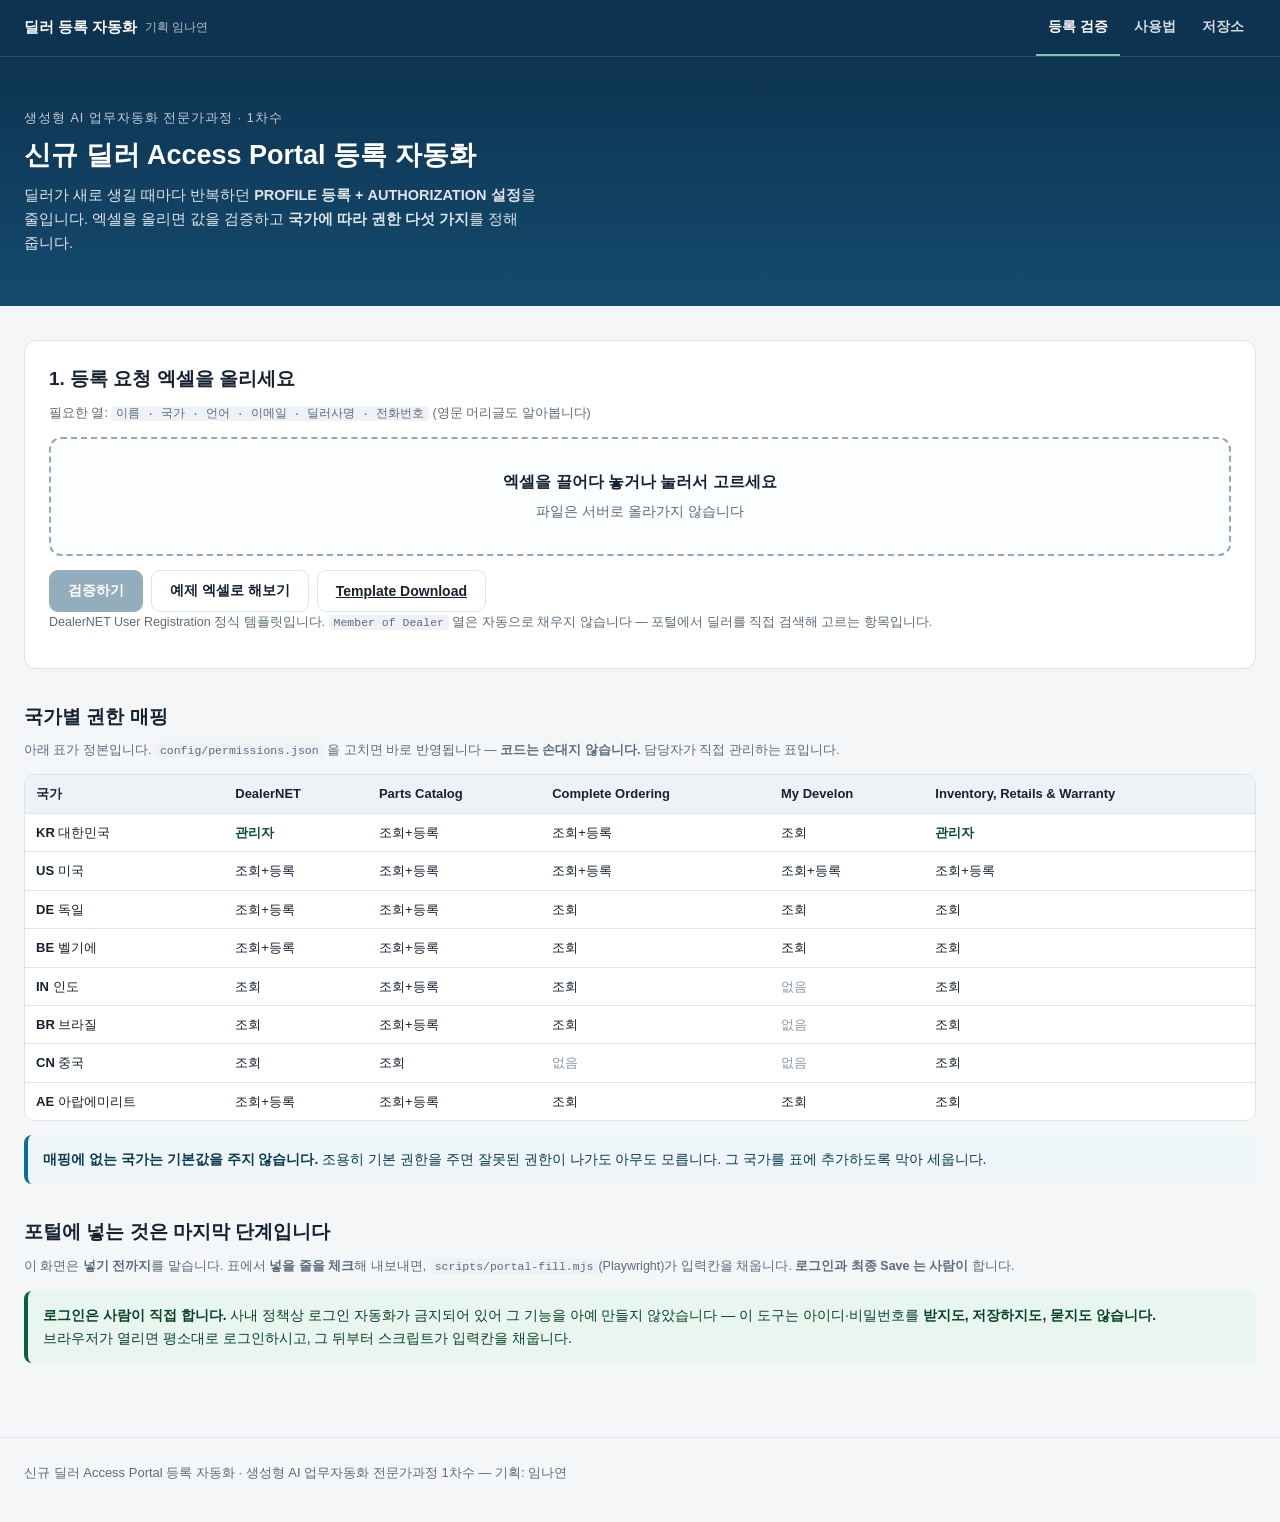
<file: index.html>
<!DOCTYPE html>
<html lang="ko">
<head>
<meta charset="UTF-8">
<meta name="viewport" content="width=device-width, initial-scale=1.0">
<title>신규 딜러 Access Portal 등록 자동화</title>
<meta name="description" content="엑셀을 올리면 딜러 프로필을 검증하고 국가별 권한을 자동으로 정합니다. 포털에 넣기 전에 사람이 확인하는 단계를 둡니다.">
<link rel="stylesheet" href="css/style.css">
<!-- === HD:META:BEGIN (자동 생성 — scripts 로 다시 굽습니다) === -->
<link rel="icon" href="favicon.svg" type="image/svg+xml">
<link rel="icon" href="favicon-32.png" sizes="32x32" type="image/png">
<link rel="apple-touch-icon" href="apple-touch-icon.png">
<link rel="canonical" href="https://aebonlee.github.io/hd-project14/">
<meta name="robots" content="index,follow">
<meta property="og:type" content="website">
<meta property="og:site_name" content="HD 생성형 AI 업무자동화 전문가과정">
<meta property="og:url" content="https://aebonlee.github.io/hd-project14/">
<meta property="og:title" content="신규 딜러 Access Portal 등록 자동화 — HD 생성형 AI 업무자동화 전문가과정">
<meta property="og:description" content="엑셀을 올리면 딜러 정보를 검증하고 국가에 따라 권한 다섯 가지를 정합니다. 최종 저장은 사람이 합니다.">
<meta property="og:image" content="https://aebonlee.github.io/hd-project14/og-index.png">
<meta property="og:image:width" content="1200">
<meta property="og:image:height" content="630">
<meta property="og:locale" content="ko_KR">
<meta name="twitter:card" content="summary_large_image">
<meta name="twitter:title" content="신규 딜러 Access Portal 등록 자동화 — HD 생성형 AI 업무자동화 전문가과정">
<meta name="twitter:description" content="엑셀을 올리면 딜러 정보를 검증하고 국가에 따라 권한 다섯 가지를 정합니다. 최종 저장은 사람이 합니다.">
<meta name="twitter:image" content="https://aebonlee.github.io/hd-project14/og-index.png">
<!-- === HD:META:END === -->
</head>
<body>

<nav class="topnav" aria-label="주요 메뉴">
  <div class="topnav-inner">
    <a class="topnav-brand" href="index.html">딜러 등록 자동화 <small>기획 임나연</small></a>
    <ul class="topnav-links">
      <li><a href="index.html" class="active" aria-current="page">등록 검증</a></li>
      <li><a href="guide.html">사용법</a></li>
      <li><a href="https://github.com/aebonlee/hd-project14" target="_new" rel="noopener noreferrer">저장소</a></li>
    </ul>
  </div>
</nav>

<header class="hero"><div class="wrap">
  <div class="eyebrow">생성형 AI 업무자동화 전문가과정 · 1차수</div>
  <h1>신규 딜러 Access Portal 등록 자동화</h1>
  <p>딜러가 새로 생길 때마다 반복하던 <b>PROFILE 등록 + AUTHORIZATION 설정</b>을 줄입니다.
     엑셀을 올리면 값을 검증하고 <b>국가에 따라 권한 다섯 가지</b>를 정해 줍니다.</p>
</div></header>

<main><div class="wrap">

<div class="card">
  <h2 style="margin-top:0">1. 등록 요청 엑셀을 올리세요</h2>
  <p class="sub">필요한 열: <code>이름 · 국가 · 언어 · 이메일 · 딜러사명 · 전화번호</code>
     (영문 머리글도 알아봅니다)</p>
  <label class="drop" id="drop">
    <input type="file" id="file" accept=".xlsx,.xls">
    <b>엑셀을 끌어다 놓거나 눌러서 고르세요</b>
    <span>파일은 서버로 올라가지 않습니다</span>
  </label>
  <ul class="filelist" id="files"></ul>
  <div class="btnrow">
    <button class="btn primary" id="run" disabled>검증하기</button>
    <button class="btn" id="sample">예제 엑셀로 해보기</button>
    <a class="btn" href="templates/DealerNET_User_Registration_template.xlsx" download>Template Download</a>
  </div>
  <p class="sub">DealerNET User Registration 정식 템플릿입니다. <code>Member of Dealer</code> 열은
     자동으로 채우지 않습니다 — 포털에서 딜러를 직접 검색해 고르는 항목입니다.</p>
</div>

<div id="out"></div>

<h2>국가별 권한 매핑</h2>
<p class="sub">아래 표가 정본입니다. <code>config/permissions.json</code> 을 고치면 바로 반영됩니다 —
   <b>코드는 손대지 않습니다.</b> 담당자가 직접 관리하는 표입니다.</p>
<div id="cfg"></div>
<div class="note">
  <b>매핑에 없는 국가는 기본값을 주지 않습니다.</b> 조용히 기본 권한을 주면
  잘못된 권한이 나가도 아무도 모릅니다. 그 국가를 표에 추가하도록 막아 세웁니다.
</div>

<h2>포털에 넣는 것은 마지막 단계입니다</h2>
<p class="sub">이 화면은 <b>넣기 전까지</b>를 맡습니다. 표에서 <b>넣을 줄을 체크</b>해 내보내면,
   <code>scripts/portal-fill.mjs</code>(Playwright)가 입력칸을 채웁니다.
   <b>로그인과 최종 Save 는 사람이</b> 합니다.</p>
<div class="ok">
  <b>로그인은 사람이 직접 합니다.</b> 사내 정책상 로그인 자동화가 금지되어 있어
  그 기능을 아예 만들지 않았습니다 — 이 도구는 아이디·비밀번호를
  <b>받지도, 저장하지도, 묻지도 않습니다.</b><br>
  브라우저가 열리면 평소대로 로그인하시고, 그 뒤부터 스크립트가 입력칸을 채웁니다.
</div>

</div></main>

<footer><div class="wrap">
  신규 딜러 Access Portal 등록 자동화 · 생성형 AI 업무자동화 전문가과정 1차수 — 기획: 임나연
</div></footer>

<script src="lib/xlsx.full.min.js"></script>
<script src="js/logic.js"></script>
<script src="js/app.js"></script>
<!-- hd-project 공지 팝업 (2026-08-29, 전 리포 공통) -->
<div id="hd-notice-overlay" style="display:none;position:fixed;inset:0;background:rgba(10,20,35,.6);z-index:99999;align-items:center;justify-content:center;padding:20px;">
  <div style="background:#fff;border-radius:14px;max-width:480px;width:100%;padding:26px 24px;box-shadow:0 12px 40px rgba(0,0,0,.28);font-family:'Pretendard','Apple SD Gothic Neo','Malgun Gothic','맑은 고딕',-apple-system,sans-serif;">
    <h2 style="margin:0 0 4px;font-size:17px;color:#0d2137;">확인해 주세요</h2>
    <p style="margin:0 0 14px;font-size:12px;color:#8a97a8;">2026-08-29 안내</p>
    <div style="font-size:14px;line-height:1.75;color:#334;word-break:keep-all;overflow-wrap:break-word;">
      <p>이 프로젝트는 GitHub에 <b>공개(Public)</b>로 올라와 있습니다. 우측 상단 <b>Fork</b> 버튼이나 <b>Code → Download ZIP</b>으로 언제든 그대로 가져가실 수 있습니다.</p>
      <p>화면의 예시 데이터는 실제 회사 자료가 아닌 가상 값입니다. 실제 데이터로 쓰실 때는 그 부분만 채워 넣으시면 됩니다.</p>
      <p><b>이번에 반영한 것</b>: Template Download 버튼과 국가→Region 자동 매핑을 추가했습니다.</p>
      <p><b>만들지 않은 것</b>: access.hd-ce.com 실사이트 연동은 저희가 만들 수 있는 범위 밖이라 넣지 않았습니다.</p>
    </div>
    <div style="margin-top:20px;text-align:right;">
      <button id="hd-notice-close" style="background:#0d2137;color:#fff;border:none;border-radius:8px;padding:10px 20px;font-size:13px;font-weight:700;cursor:pointer;">확인했습니다</button>
    </div>
  </div>
</div>
<script>
(function(){
  try {
    var KEY = 'hd_notice_20260829_dismissed';
    if (localStorage.getItem(KEY) === '1' || navigator.webdriver) return;
    var overlay = document.getElementById('hd-notice-overlay');
    if (!overlay) return;
    overlay.style.display = 'flex';
    function close(){ overlay.style.display='none'; try{localStorage.setItem(KEY,'1');}catch(e){} }
    document.getElementById('hd-notice-close').addEventListener('click', close);
    overlay.addEventListener('click', function(e){ if(e.target===overlay) close(); });
    document.addEventListener('keydown', function(e){ if(e.key==='Escape') close(); });
  } catch(e) {}
})();
</script>

</body>
</html>
</file>
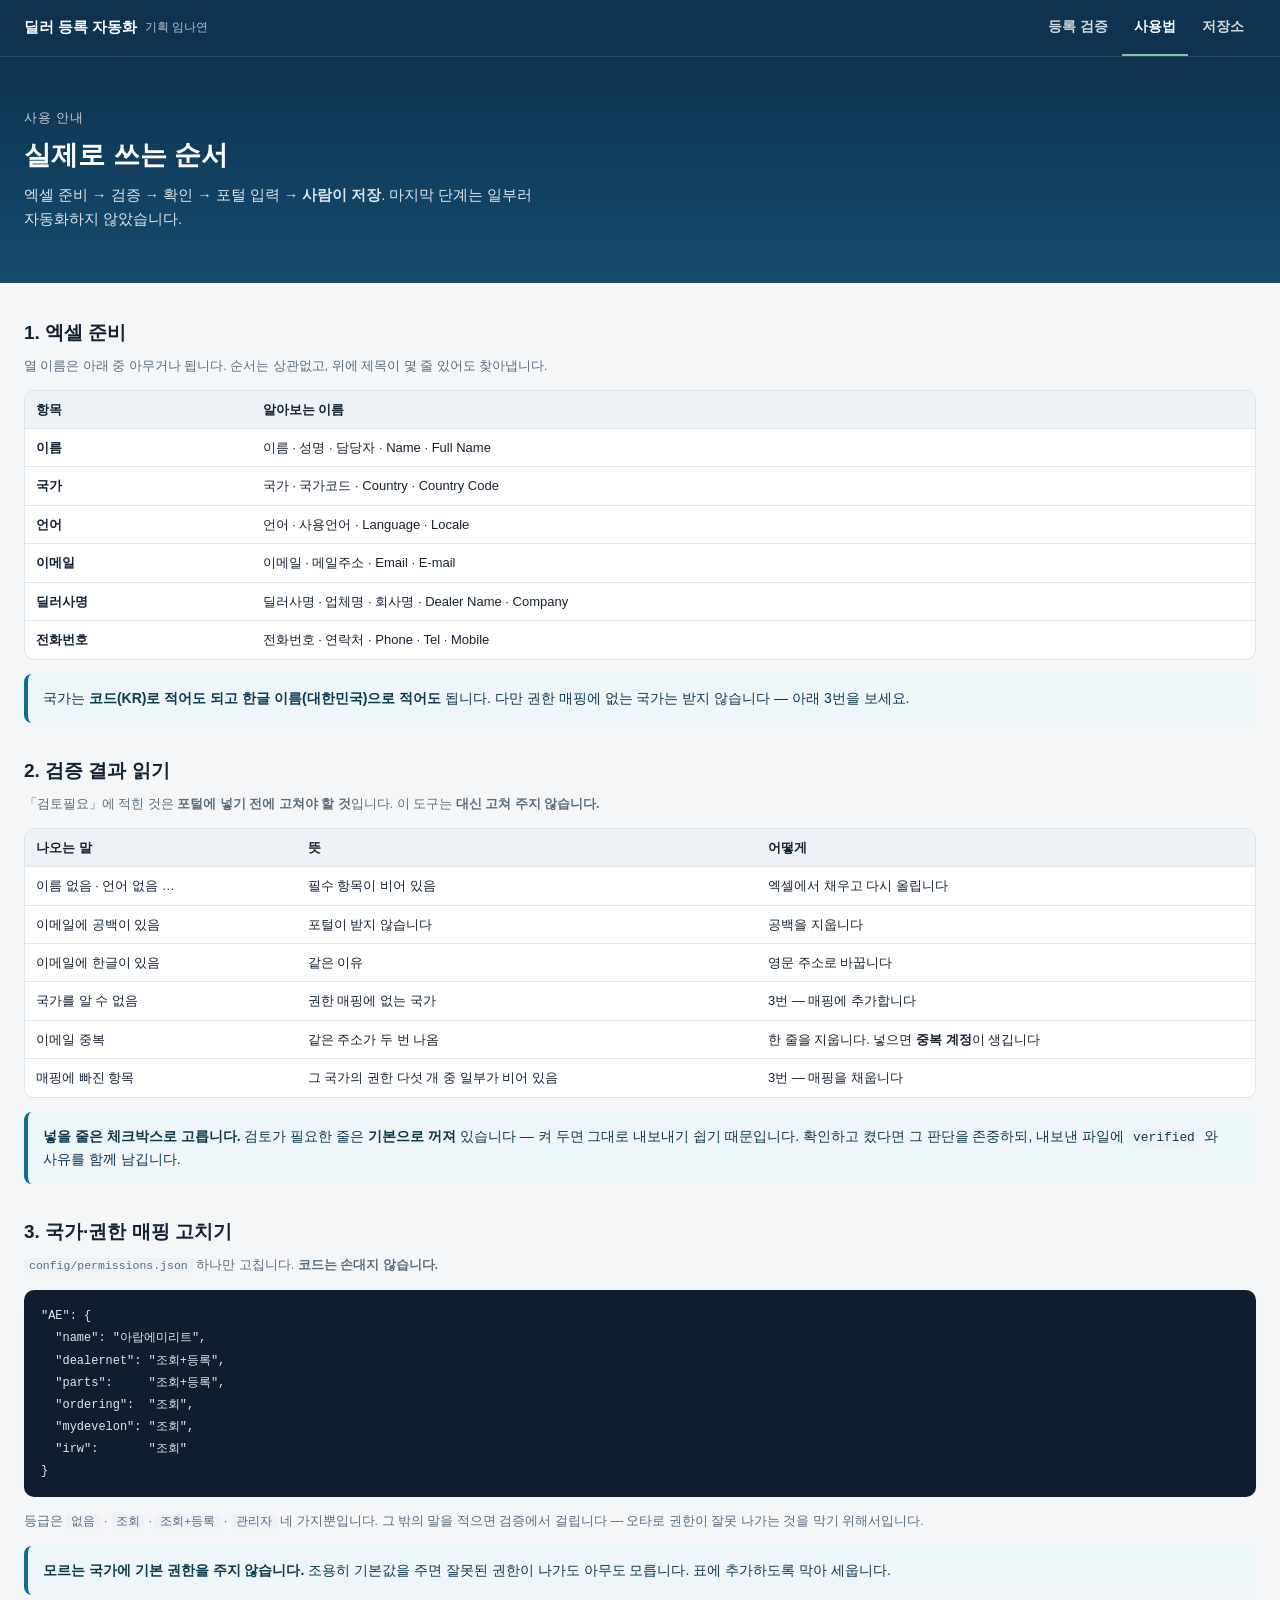
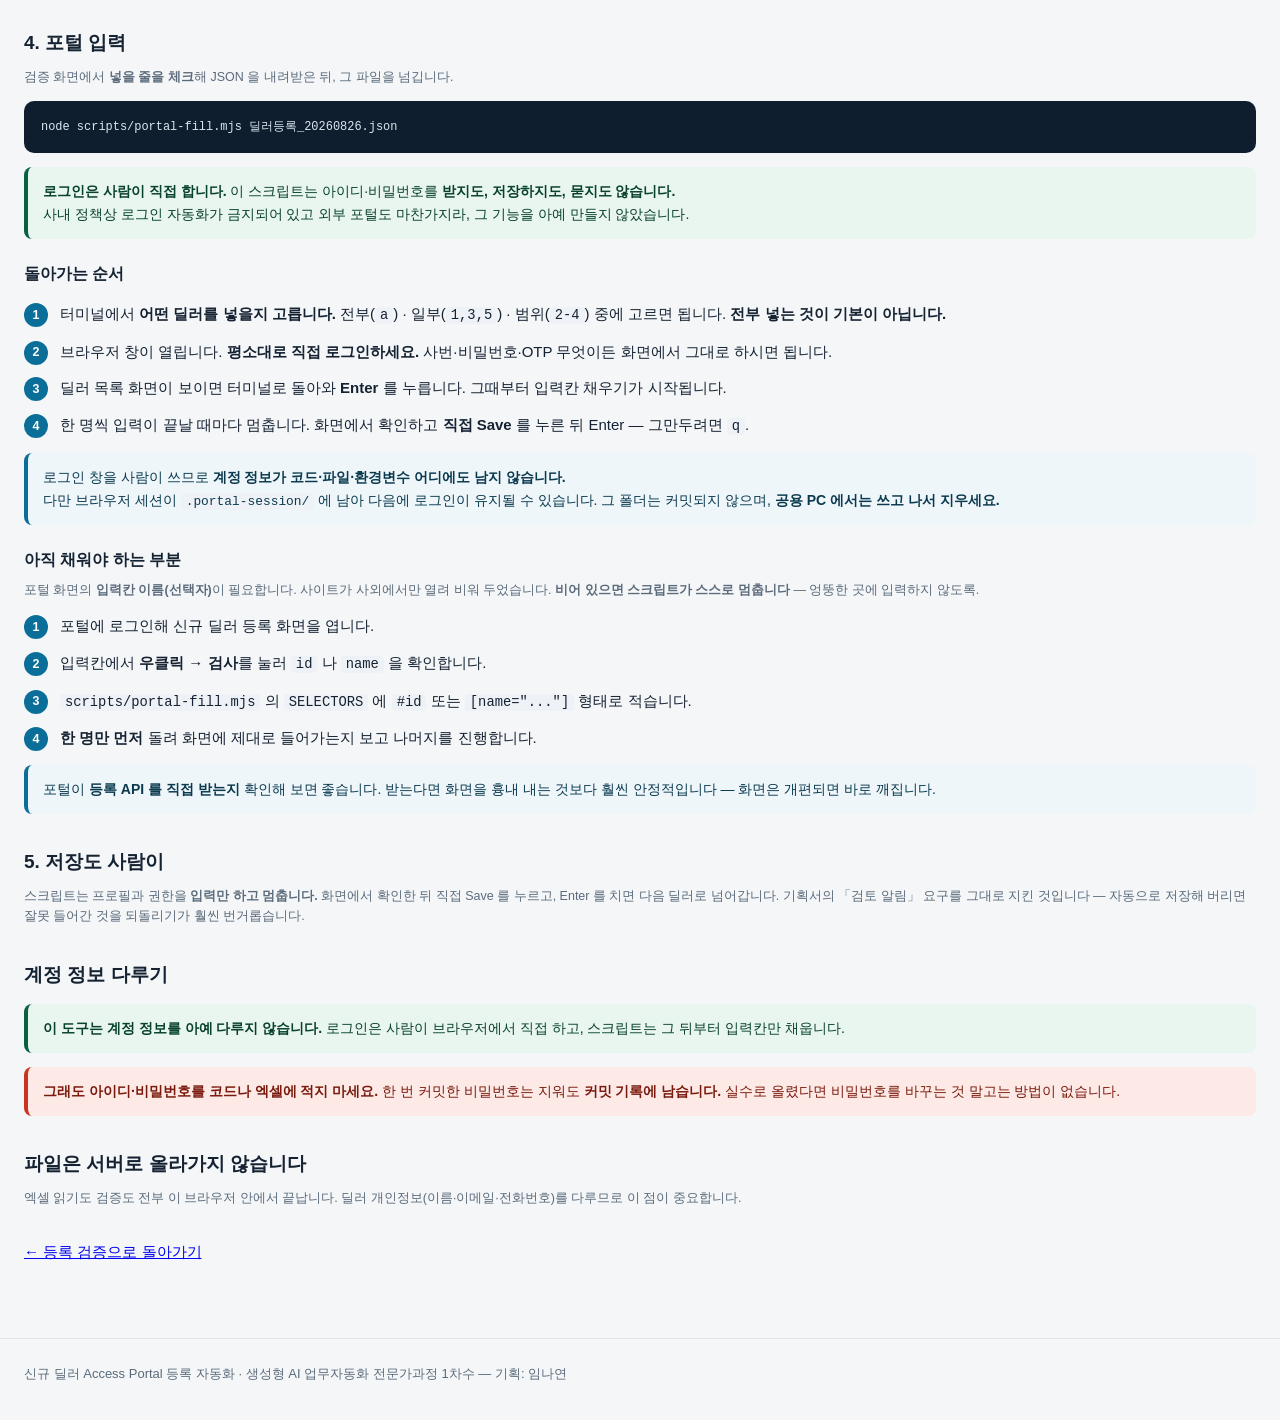
<file: guide.html>
<!DOCTYPE html>
<html lang="ko">
<head>
<meta charset="UTF-8">
<meta name="viewport" content="width=device-width, initial-scale=1.0">
<title>사용법 — 신규 딜러 Access Portal 등록 자동화</title>
<meta name="description" content="엑셀 준비부터 포털 자동 입력까지, 실제로 쓰는 순서대로 정리했습니다.">
<link rel="stylesheet" href="css/style.css">
<!-- === HD:META:BEGIN (자동 생성 — scripts 로 다시 굽습니다) === -->
<link rel="icon" href="favicon.svg" type="image/svg+xml">
<link rel="icon" href="favicon-32.png" sizes="32x32" type="image/png">
<link rel="apple-touch-icon" href="apple-touch-icon.png">
<link rel="canonical" href="https://aebonlee.github.io/hd-project14/guide.html">
<meta name="robots" content="index,follow">
<meta property="og:type" content="website">
<meta property="og:site_name" content="HD 생성형 AI 업무자동화 전문가과정">
<meta property="og:url" content="https://aebonlee.github.io/hd-project14/guide.html">
<meta property="og:title" content="딜러 등록 자동화 — 사용법 — HD 생성형 AI 업무자동화 전문가과정">
<meta property="og:description" content="엑셀 준비부터 포털 자동 입력까지, 실제로 쓰는 순서대로. 계정 정보를 다루는 법도 함께.">
<meta property="og:image" content="https://aebonlee.github.io/hd-project14/og-guide.png">
<meta property="og:image:width" content="1200">
<meta property="og:image:height" content="630">
<meta property="og:locale" content="ko_KR">
<meta name="twitter:card" content="summary_large_image">
<meta name="twitter:title" content="딜러 등록 자동화 — 사용법 — HD 생성형 AI 업무자동화 전문가과정">
<meta name="twitter:description" content="엑셀 준비부터 포털 자동 입력까지, 실제로 쓰는 순서대로. 계정 정보를 다루는 법도 함께.">
<meta name="twitter:image" content="https://aebonlee.github.io/hd-project14/og-guide.png">
<!-- === HD:META:END === -->
</head>
<body>

<nav class="topnav" aria-label="주요 메뉴">
  <div class="topnav-inner">
    <a class="topnav-brand" href="index.html">딜러 등록 자동화 <small>기획 임나연</small></a>
    <ul class="topnav-links">
      <li><a href="index.html">등록 검증</a></li>
      <li><a href="guide.html" class="active" aria-current="page">사용법</a></li>
      <li><a href="https://github.com/aebonlee/hd-project14" target="_new" rel="noopener noreferrer">저장소</a></li>
    </ul>
  </div>
</nav>

<header class="hero"><div class="wrap">
  <div class="eyebrow">사용 안내</div>
  <h1>실제로 쓰는 순서</h1>
  <p>엑셀 준비 → 검증 → 확인 → 포털 입력 → <b>사람이 저장</b>.
     마지막 단계는 일부러 자동화하지 않았습니다.</p>
</div></header>

<main><div class="wrap">

<h2>1. 엑셀 준비</h2>
<p class="sub">열 이름은 아래 중 아무거나 됩니다. 순서는 상관없고, 위에 제목이 몇 줄 있어도 찾아냅니다.</p>
<div class="tablewrap"><table>
  <thead><tr><th>항목</th><th>알아보는 이름</th></tr></thead>
  <tbody>
    <tr><td><b>이름</b></td><td>이름 · 성명 · 담당자 · Name · Full Name</td></tr>
    <tr><td><b>국가</b></td><td>국가 · 국가코드 · Country · Country Code</td></tr>
    <tr><td><b>언어</b></td><td>언어 · 사용언어 · Language · Locale</td></tr>
    <tr><td><b>이메일</b></td><td>이메일 · 메일주소 · Email · E-mail</td></tr>
    <tr><td><b>딜러사명</b></td><td>딜러사명 · 업체명 · 회사명 · Dealer Name · Company</td></tr>
    <tr><td><b>전화번호</b></td><td>전화번호 · 연락처 · Phone · Tel · Mobile</td></tr>
  </tbody>
</table></div>
<div class="note">
  국가는 <b>코드(KR)로 적어도 되고 한글 이름(대한민국)으로 적어도</b> 됩니다.
  다만 권한 매핑에 없는 국가는 받지 않습니다 — 아래 3번을 보세요.
</div>

<h2>2. 검증 결과 읽기</h2>
<p class="sub">「검토필요」에 적힌 것은 <b>포털에 넣기 전에 고쳐야 할 것</b>입니다.
   이 도구는 <b>대신 고쳐 주지 않습니다.</b></p>
<div class="tablewrap"><table>
  <thead><tr><th>나오는 말</th><th>뜻</th><th>어떻게</th></tr></thead>
  <tbody>
    <tr><td>이름 없음 · 언어 없음 …</td><td>필수 항목이 비어 있음</td><td>엑셀에서 채우고 다시 올립니다</td></tr>
    <tr><td>이메일에 공백이 있음</td><td>포털이 받지 않습니다</td><td>공백을 지웁니다</td></tr>
    <tr><td>이메일에 한글이 있음</td><td>같은 이유</td><td>영문 주소로 바꿉니다</td></tr>
    <tr><td>국가를 알 수 없음</td><td>권한 매핑에 없는 국가</td><td>3번 — 매핑에 추가합니다</td></tr>
    <tr><td>이메일 중복</td><td>같은 주소가 두 번 나옴</td><td>한 줄을 지웁니다. 넣으면 <b>중복 계정</b>이 생깁니다</td></tr>
    <tr><td>매핑에 빠진 항목</td><td>그 국가의 권한 다섯 개 중 일부가 비어 있음</td><td>3번 — 매핑을 채웁니다</td></tr>
  </tbody>
</table></div>

<div class="note">
  <b>넣을 줄은 체크박스로 고릅니다.</b> 검토가 필요한 줄은 <b>기본으로 꺼져</b> 있습니다 —
  켜 두면 그대로 내보내기 쉽기 때문입니다.
  확인하고 켰다면 그 판단을 존중하되, 내보낸 파일에 <code>verified</code> 와 사유를 함께 남깁니다.
</div>

<h2>3. 국가·권한 매핑 고치기</h2>
<p class="sub"><code>config/permissions.json</code> 하나만 고칩니다. <b>코드는 손대지 않습니다.</b></p>
<pre><code>"AE": {
  "name": "아랍에미리트",
  "dealernet": "조회+등록",
  "parts":     "조회+등록",
  "ordering":  "조회",
  "mydevelon": "조회",
  "irw":       "조회"
}</code></pre>
<p class="sub">등급은 <code>없음</code> · <code>조회</code> · <code>조회+등록</code> · <code>관리자</code> 네 가지뿐입니다.
   그 밖의 말을 적으면 검증에서 걸립니다 — 오타로 권한이 잘못 나가는 것을 막기 위해서입니다.</p>
<div class="note">
  <b>모르는 국가에 기본 권한을 주지 않습니다.</b> 조용히 기본값을 주면
  잘못된 권한이 나가도 아무도 모릅니다. 표에 추가하도록 막아 세웁니다.
</div>

<h2>4. 포털 입력</h2>
<p class="sub">검증 화면에서 <b>넣을 줄을 체크</b>해 JSON 을 내려받은 뒤, 그 파일을 넘깁니다.</p>
<pre><code>node scripts/portal-fill.mjs 딜러등록_20260826.json</code></pre>

<div class="ok">
  <b>로그인은 사람이 직접 합니다.</b> 이 스크립트는 아이디·비밀번호를
  <b>받지도, 저장하지도, 묻지도 않습니다.</b><br>
  사내 정책상 로그인 자동화가 금지되어 있고 외부 포털도 마찬가지라, 그 기능을 아예 만들지 않았습니다.
</div>

<h3>돌아가는 순서</h3>
<ol class="steps">
  <li>터미널에서 <b>어떤 딜러를 넣을지 고릅니다.</b>
      전부(<code>a</code>) · 일부(<code>1,3,5</code>) · 범위(<code>2-4</code>) 중에 고르면 됩니다.
      <b>전부 넣는 것이 기본이 아닙니다.</b></li>
  <li>브라우저 창이 열립니다. <b>평소대로 직접 로그인하세요.</b>
      사번·비밀번호·OTP 무엇이든 화면에서 그대로 하시면 됩니다.</li>
  <li>딜러 목록 화면이 보이면 터미널로 돌아와 <b>Enter</b> 를 누릅니다.
      그때부터 입력칸 채우기가 시작됩니다.</li>
  <li>한 명씩 입력이 끝날 때마다 멈춥니다.
      화면에서 확인하고 <b>직접 Save</b> 를 누른 뒤 Enter — 그만두려면 <code>q</code>.</li>
</ol>

<div class="note">
  로그인 창을 사람이 쓰므로 <b>계정 정보가 코드·파일·환경변수 어디에도 남지 않습니다.</b><br>
  다만 브라우저 세션이 <code>.portal-session/</code> 에 남아 다음에 로그인이 유지될 수 있습니다.
  그 폴더는 커밋되지 않으며, <b>공용 PC 에서는 쓰고 나서 지우세요.</b>
</div>

<h3>아직 채워야 하는 부분</h3>
<p class="sub">포털 화면의 <b>입력칸 이름(선택자)</b>이 필요합니다. 사이트가 사외에서만 열려 비워 두었습니다.
   <b>비어 있으면 스크립트가 스스로 멈춥니다</b> — 엉뚱한 곳에 입력하지 않도록.</p>
<ol class="steps">
  <li>포털에 로그인해 신규 딜러 등록 화면을 엽니다.</li>
  <li>입력칸에서 <b>우클릭 → 검사</b>를 눌러 <code>id</code> 나 <code>name</code> 을 확인합니다.</li>
  <li><code>scripts/portal-fill.mjs</code> 의 <code>SELECTORS</code> 에
      <code>#id</code> 또는 <code>[name="..."]</code> 형태로 적습니다.</li>
  <li><b>한 명만 먼저</b> 돌려 화면에 제대로 들어가는지 보고 나머지를 진행합니다.</li>
</ol>
<div class="note">
  포털이 <b>등록 API 를 직접 받는지</b> 확인해 보면 좋습니다. 받는다면 화면을 흉내 내는 것보다
  훨씬 안정적입니다 — 화면은 개편되면 바로 깨집니다.
</div>

<h2>5. 저장도 사람이</h2>
<p class="sub">스크립트는 프로필과 권한을 <b>입력만 하고 멈춥니다.</b>
   화면에서 확인한 뒤 직접 Save 를 누르고, Enter 를 치면 다음 딜러로 넘어갑니다.
   기획서의 「검토 알림」 요구를 그대로 지킨 것입니다 —
   자동으로 저장해 버리면 잘못 들어간 것을 되돌리기가 훨씬 번거롭습니다.</p>

<h2>계정 정보 다루기</h2>
<div class="ok">
  <b>이 도구는 계정 정보를 아예 다루지 않습니다.</b>
  로그인은 사람이 브라우저에서 직접 하고, 스크립트는 그 뒤부터 입력칸만 채웁니다.
</div>
<div class="warn">
  <b>그래도 아이디·비밀번호를 코드나 엑셀에 적지 마세요.</b>
  한 번 커밋한 비밀번호는 지워도 <b>커밋 기록에 남습니다.</b>
  실수로 올렸다면 비밀번호를 바꾸는 것 말고는 방법이 없습니다.
</div>

<h2>파일은 서버로 올라가지 않습니다</h2>
<p class="sub">엑셀 읽기도 검증도 전부 이 브라우저 안에서 끝납니다.
   딜러 개인정보(이름·이메일·전화번호)를 다루므로 이 점이 중요합니다.</p>

<p style="margin-top:32px"><a href="index.html">← 등록 검증으로 돌아가기</a></p>

</div></main>

<footer><div class="wrap">
  신규 딜러 Access Portal 등록 자동화 · 생성형 AI 업무자동화 전문가과정 1차수 — 기획: 임나연
</div></footer>
</body>
</html>
</file>
<file: css/style.css>
:root{
  --bg:#f4f6f8; --card:#fff; --ink:#152232; --sub:#5b6b7b; --line:#dde4ea;
  --brand:#154b6e; --brand-deep:#0d3350; --accent:#0b6e99;
  --ok:#0a6045; --warn:#7a4f00; --danger:#c8341f;
  --wrap:1320px; --pad:24px;
}
@media (max-width:640px){ :root{ --pad:16px; } }
*{box-sizing:border-box; margin:0; padding:0;}
html,body{background:var(--bg); color:var(--ink);
  font-family:"Pretendard","Apple SD Gothic Neo","Malgun Gothic",sans-serif;}
body{font-size:15px; line-height:1.65; word-break:keep-all; overflow-wrap:break-word;}

/* 상단 바는 고정 — 표를 아래로 훑는 동안에도 조작부가 보여야 한다.
   sticky 가 아니라 fixed 다: 조상에 overflow 가 걸리면 sticky 는 조용히 죽는다. */
.topnav{position:fixed; top:0; left:0; right:0; z-index:40;
  background:var(--brand-deep); border-bottom:1px solid rgba(255,255,255,.12);}
.topnav-inner{display:flex; align-items:center; justify-content:space-between;
  gap:20px; max-width:var(--wrap); margin:0 auto; padding:0 var(--pad); min-height:56px;}
.topnav-brand{display:flex; align-items:center; min-height:56px; color:#fff;
  font-weight:750; font-size:14.5px; text-decoration:none; white-space:nowrap;}
.topnav-brand small{font-weight:400; opacity:.7; font-size:12px; margin-left:8px;}
.topnav-links{display:flex; align-items:center; gap:2px; list-style:none; margin:0; padding:0;
  overflow-x:auto; scrollbar-width:none;}
.topnav-links::-webkit-scrollbar{display:none;}
.topnav-links a{display:flex; align-items:center; min-height:56px; padding:0 12px;
  color:rgba(255,255,255,.82); text-decoration:none; font-size:13.5px; font-weight:600;
  white-space:nowrap; border-bottom:2px solid transparent;}
.topnav-links a:hover{color:#fff;}
.topnav-links a.active{color:#fff; border-bottom-color:#7ec8a0;}
@media (max-width:860px){
  .topnav-inner{gap:10px; padding:0 14px; min-height:52px;}
  .topnav-brand{min-height:52px; font-size:13.5px;} .topnav-brand small{display:none;}
  .topnav-links a{min-height:52px; padding:0 9px; font-size:13px;}
}

.hero{background:linear-gradient(180deg,var(--brand-deep),var(--brand)); color:#fff;
  padding:52px 0 38px; margin-top:56px;}
@media (max-width:860px){ .hero{margin-top:52px; padding:38px 0 28px;} }
.hero .eyebrow{font-size:12.5px; letter-spacing:.08em; opacity:.75; margin-bottom:9px;}
.hero h1{font-size:27px; line-height:1.3; font-weight:750; margin-bottom:11px;}
.hero p{max-width:66ch; color:rgba(255,255,255,.86); font-size:14.5px;}
main{padding:34px 0 60px;}
.wrap{max-width:var(--wrap); margin:0 auto; padding:0 var(--pad);}

h2{font-size:19px; font-weight:700; margin:32px 0 8px;}
main > .wrap > :first-child{margin-top:0;}
p{margin:0 0 13px;} .sub{color:var(--sub); font-size:14px;}
code{font-family:ui-monospace,SFMono-Regular,Menlo,monospace; font-size:.92em;
  background:#eef2f6; border-radius:4px; padding:1px 5px;}

.card{background:var(--card); border:1px solid var(--line); border-radius:12px;
  padding:22px 24px; margin-bottom:18px;}
.drop{display:block; border:2px dashed #93a7bd; border-radius:12px; background:#fbfdff;
  padding:30px 20px; text-align:center; cursor:pointer; transition:border-color .15s,background .15s;}
.drop:hover,.drop.over{border-color:var(--accent); background:#f0f8fc;}
.drop b{display:block; font-size:15.5px; margin-bottom:5px;}
.drop span{color:var(--sub); font-size:13.5px;}
input[type=file]{display:none;}

.btn{display:inline-flex; align-items:center; justify-content:center; gap:6px;
  min-height:42px; padding:0 18px; border-radius:9px; border:1px solid var(--line);
  background:#fff; color:var(--ink); font-size:14px; font-weight:650; cursor:pointer;}
.btn:hover{border-color:#9fb2c4;}
.btn.primary{background:var(--brand); border-color:var(--brand); color:#fff;}
.btn.primary:hover{background:var(--brand-deep);}
.btn.green{background:var(--ok); border-color:var(--ok); color:#fff;}
.btn:disabled{opacity:.45; cursor:not-allowed;}
.btnrow{display:flex; flex-wrap:wrap; gap:8px; margin-top:14px;}

.note{border-left:4px solid var(--accent); background:#eef6fa; color:#0b3a4f;
  padding:13px 15px; border-radius:8px; font-size:14px; margin:14px 0;}
.warn{border-left:4px solid var(--danger); background:#fdeae7; color:#7a1a0c;
  padding:13px 15px; border-radius:8px; font-size:14px; margin:14px 0;}
.ok{border-left:4px solid var(--ok); background:#e9f6f0; color:#08422a;
  padding:13px 15px; border-radius:8px; font-size:14px; margin:14px 0;}

.tablewrap{overflow-x:auto; border:1px solid var(--line); border-radius:10px; background:#fff; max-height:70vh;}
table{border-collapse:collapse; width:100%; font-size:13px;}
th,td{border-bottom:1px solid var(--line); padding:8px 11px; text-align:left; white-space:nowrap;}
th{background:#eef2f6; font-weight:700; position:sticky; top:0; z-index:1;}
tr:last-child td{border-bottom:0;}
td.num{text-align:right; font-variant-numeric:tabular-nums;}
td.mono{font-family:ui-monospace,SFMono-Regular,Menlo,monospace;}
tr.flag td{background:#fdf3f1;}
/* 계산으로 채운 값은 문서에 적혀 있던 값과 **신뢰도가 다르다.**
   같은 모양으로 두면 사람이 구분하지 못한 채 그대로 믿게 된다. */
td .calc{display:inline-block; margin-left:5px; font-size:10.5px; font-weight:700;
  color:#0b3a4f; background:#dceaf3; border-radius:4px; padding:1px 5px; vertical-align:middle;}
.rev{color:var(--danger); font-weight:650; white-space:normal; min-width:240px;}

.filelist{margin:13px 0 0; padding:0; list-style:none; font-size:13.5px;}
.filelist li{padding:6px 0; border-bottom:1px solid var(--line); color:var(--sub);
  display:flex; justify-content:space-between; gap:10px;}
.filelist li:last-child{border-bottom:0;}
.stats{display:flex; flex-wrap:wrap; gap:10px; margin:14px 0 0;}
.stat{background:#eef2f6; border-radius:9px; padding:9px 14px; font-size:13.5px;}
.stat b{font-size:17px; display:block; font-variant-numeric:tabular-nums;}
footer{border-top:1px solid var(--line); padding:24px 0 40px; color:var(--sub); font-size:13px;}

/* 권한 등급 — 색만으로 구분하지 않는다(색약 고려). 없음은 흐리게, 관리자는 굵게. */
td.lv-none{color:#8b98a8;}
td.lv-admin{font-weight:750; color:#0a4d33;}
.sub{color:var(--sub); font-size:12.5px;}

.steps{counter-reset:s; list-style:none; padding:0; margin:14px 0;}
.steps li{counter-increment:s; position:relative; padding-left:36px; margin-bottom:12px;}
.steps li::before{content:counter(s); position:absolute; left:0; top:1px;
  width:24px; height:24px; border-radius:50%; background:var(--accent); color:#fff;
  font-size:12.5px; font-weight:700; display:flex; align-items:center; justify-content:center;}
pre{background:#0f1e2e; color:#dbe7f0; border-radius:10px; padding:15px 17px;
  overflow-x:auto; font-size:13px; line-height:1.7; margin:14px 0;}
pre code{background:none; color:inherit; padding:0;}
h3{font-size:16px; font-weight:700; margin:22px 0 6px;}

/* 선택 체크박스 — 표 안에서 누르기 쉽게 */
td input.chk, th input#chk-all{width:17px; height:17px; cursor:pointer; accent-color:var(--brand);}
th input#chk-all{vertical-align:middle;}

/* Region 배지 · Items to Select 제안 카드 (임나연 수정요청) */
.badge{display:inline-block; background:#eef2f6; color:var(--sub); border-radius:999px;
  padding:2px 9px; font-size:11.5px; font-weight:700;}
.badge-auto{background:#dceaf3; color:#0b3a4f;}
.region-card{margin-bottom:14px;}
.region-card h3{margin:0 0 8px;}
.region-items{list-style:none; margin:0; padding:0; columns:2; column-gap:22px;}
.region-items li{padding:3px 0; font-size:13px; break-inside:avoid;}
.region-items label{display:flex; align-items:flex-start; gap:6px; color:var(--ink);}
.region-items input{margin-top:3px;}
@media (max-width:640px){ .region-items{columns:1;} }
</file>
